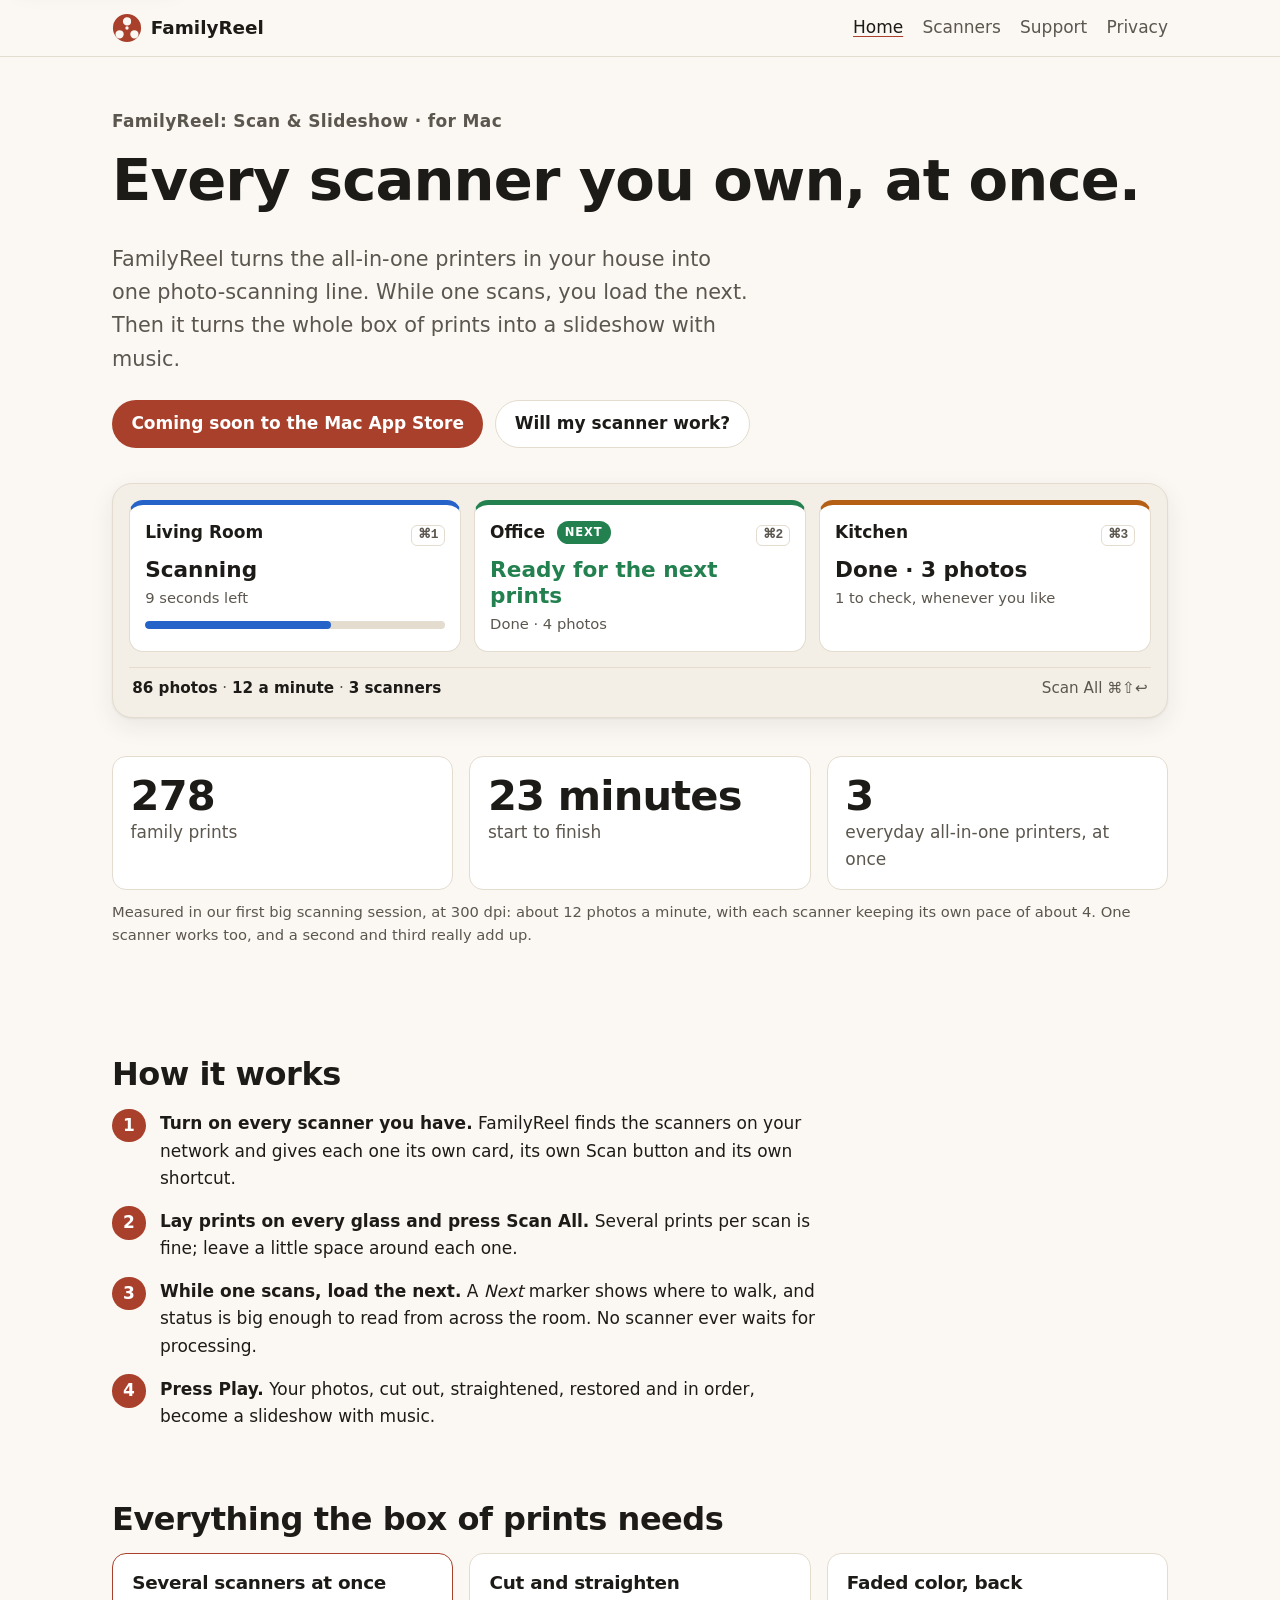
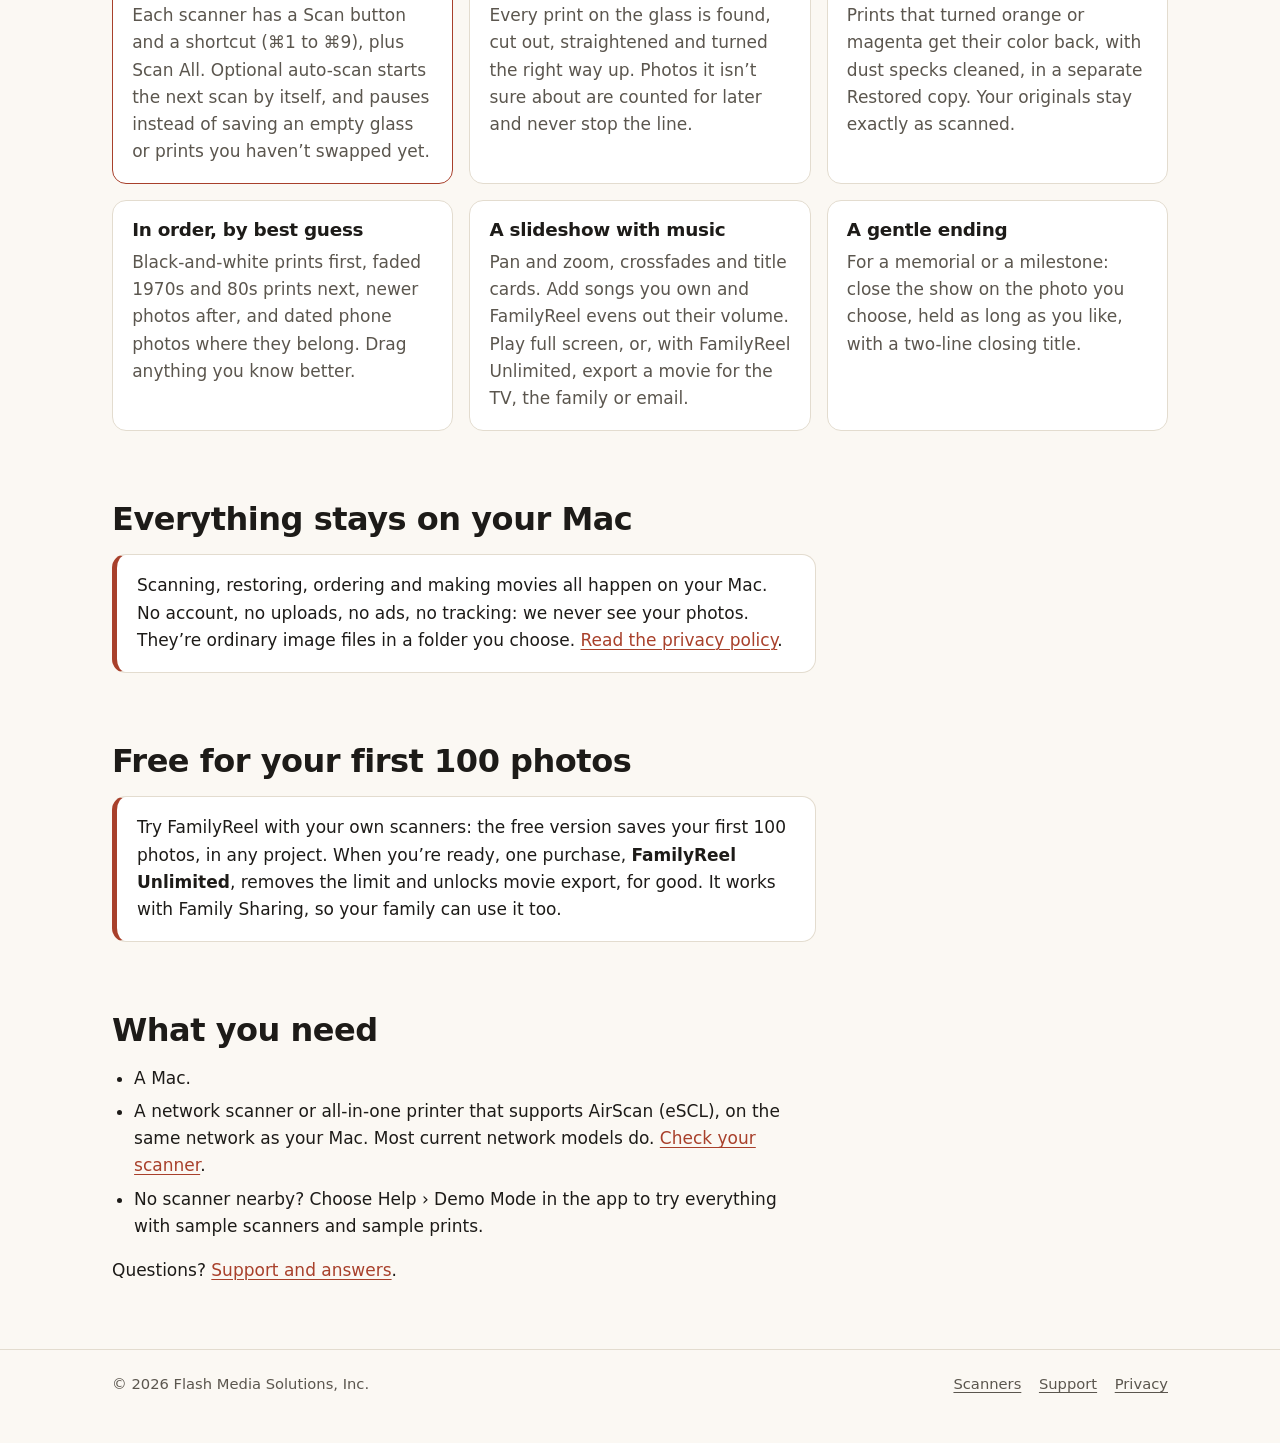
<file: index.html>
<!doctype html>
<html lang="en">
<head>
<meta charset="utf-8">
<meta name="viewport" content="width=device-width, initial-scale=1">
<meta http-equiv="Content-Security-Policy" content="default-src 'none'; style-src 'self'; img-src 'self' data:; base-uri 'none'; form-action 'none'">
<meta name="referrer" content="no-referrer">
<meta name="color-scheme" content="light dark">
<title>FamilyReel: Scan &amp; Slideshow</title>
<meta name="description" content="FamilyReel for Mac scans your old family prints on every scanner you own at the same time, restores faded color, puts the photos in order and makes a slideshow with music.">
<link rel="icon" href="assets/mark.svg" type="image/svg+xml">
<link rel="stylesheet" href="assets/site.css">
</head>
<body>
<a class="skip" href="#main">Skip to content</a>
<header class="site-header">
  <div class="wrap">
    <a class="brand" href="./" aria-label="FamilyReel home">
      <svg viewBox="0 0 32 32" aria-hidden="true" focusable="false"><path fill="currentColor" fill-rule="evenodd" d="M16 1a15 15 0 1 1 0 30 15 15 0 0 1 0-30Zm0 3.6a4.4 4.4 0 1 0 0 8.8 4.4 4.4 0 0 0 0-8.8Zm-7.9 13.7a4.4 4.4 0 1 0 0 8.8 4.4 4.4 0 0 0 0-8.8Zm15.8 0a4.4 4.4 0 1 0 0 8.8 4.4 4.4 0 0 0 0-8.8ZM16 14.2a1.8 1.8 0 1 0 0 3.6 1.8 1.8 0 0 0 0-3.6Z"/></svg>
      FamilyReel
    </a>
    <nav class="site-nav" aria-label="Main">
      <ul>
        <li><a href="./" aria-current="page">Home</a></li>
        <li><a href="compatibility/">Scanners</a></li>
        <li><a href="support/">Support</a></li>
        <li><a href="privacy/">Privacy</a></li>
      </ul>
    </nav>
  </div>
</header>

<main id="main">
  <section class="hero" aria-labelledby="hero-title">
    <div class="wrap">
      <p class="eyebrow">FamilyReel: Scan &amp; Slideshow · for Mac</p>
      <h1 id="hero-title">Every scanner you own, at once.</h1>
      <p class="lead">FamilyReel turns the all-in-one printers in your house into one photo-scanning line. While one scans, you load the next. Then it turns the whole box of prints into a slideshow with music.</p>
      <div class="actions">
        <span class="button primary soon">Coming soon to the Mac App Store</span>
        <a class="button" href="compatibility/">Will my scanner work?</a>
      </div>

      <figure class="factory" role="img" aria-label="Three scanners in FamilyReel at the same time: Living Room is scanning, Office is ready for the next prints and marked Next, Kitchen has just finished 3 photos. The readout says 86 photos, 12 a minute, 3 scanners.">
        <div class="stations" aria-hidden="true">
          <div class="station s1">
            <div class="top"><span class="name">Living Room</span><span class="key">⌘1</span></div>
            <p class="state">Scanning</p>
            <p class="detail">9 seconds left</p>
            <div class="bar"><span></span></div>
          </div>
          <div class="station s2 ready">
            <div class="top"><span class="name">Office <span class="badge">Next</span></span><span class="key">⌘2</span></div>
            <p class="state">Ready for the next prints</p>
            <p class="detail">Done · 4 photos</p>
          </div>
          <div class="station s3">
            <div class="top"><span class="name">Kitchen</span><span class="key">⌘3</span></div>
            <p class="state">Done · 3 photos</p>
            <p class="detail">1 to check, whenever you like</p>
          </div>
        </div>
        <div class="readout" aria-hidden="true">
          <span><strong>86 photos</strong> · <strong>12 a minute</strong> · <strong>3 scanners</strong></span>
          <span>Scan All ⌘⇧↩</span>
        </div>
      </figure>

      <ul class="stats" aria-label="Our first big scanning session">
        <li><span class="num">278</span> <span class="what">family prints</span></li>
        <li><span class="num">23 minutes</span> <span class="what">start to finish</span></li>
        <li><span class="num">3</span> <span class="what">everyday all-in-one printers, at once</span></li>
      </ul>
      <p class="muted small">Measured in our first big scanning session, at 300 dpi: about 12 photos a minute, with each scanner keeping its own pace of about 4. One scanner works too, and a second and third really add up.</p>
    </div>
  </section>

  <section class="wrap" aria-labelledby="how">
    <h2 id="how">How it works</h2>
    <ol class="steps">
      <li><strong>Turn on every scanner you have.</strong> FamilyReel finds the scanners on your network and gives each one its own card, its own Scan button and its own shortcut.</li>
      <li><strong>Lay prints on every glass and press Scan All.</strong> Several prints per scan is fine; leave a little space around each one.</li>
      <li><strong>While one scans, load the next.</strong> A <em>Next</em> marker shows where to walk, and status is big enough to read from across the room. No scanner ever waits for processing.</li>
      <li><strong>Press Play.</strong> Your photos, cut out, straightened, restored and in order, become a slideshow with music.</li>
    </ol>
  </section>

  <section class="wrap" aria-labelledby="features">
    <h2 id="features">Everything the box of prints needs</h2>
    <ul class="features">
      <li class="hero-feature">
        <h3>Several scanners at once</h3>
        <p>Each scanner has a Scan button and a shortcut (⌘1 to ⌘9), plus Scan All. Optional auto-scan starts the next scan by itself, and pauses instead of saving an empty glass or prints you haven’t swapped yet.</p>
      </li>
      <li>
        <h3>Cut and straighten</h3>
        <p>Every print on the glass is found, cut out, straightened and turned the right way up. Photos it isn’t sure about are counted for later and never stop the line.</p>
      </li>
      <li>
        <h3>Faded color, back</h3>
        <p>Prints that turned orange or magenta get their color back, with dust specks cleaned, in a separate Restored copy. Your originals stay exactly as scanned.</p>
      </li>
      <li>
        <h3>In order, by best guess</h3>
        <p>Black-and-white prints first, faded 1970s and 80s prints next, newer photos after, and dated phone photos where they belong. Drag anything you know better.</p>
      </li>
      <li>
        <h3>A slideshow with music</h3>
        <p>Pan and zoom, crossfades and title cards. Add songs you own and FamilyReel evens out their volume. Play full screen, or, with FamilyReel Unlimited, export a movie for the TV, the family or email.</p>
      </li>
      <li>
        <h3>A gentle ending</h3>
        <p>For a memorial or a milestone: close the show on the photo you choose, held as long as you like, with a two-line closing title.</p>
      </li>
    </ul>
  </section>

  <section class="wrap" aria-labelledby="private">
    <h2 id="private">Everything stays on your Mac</h2>
    <div class="callout">
      <p>Scanning, restoring, ordering and making movies all happen on your Mac. No account, no uploads, no ads, no tracking: we never see your photos. They’re ordinary image files in a folder you choose. <a href="privacy/">Read the privacy policy</a>.</p>
    </div>
  </section>

  <section class="wrap" aria-labelledby="price">
    <h2 id="price">Free for your first 100 photos</h2>
    <div class="callout">
      <p>Try FamilyReel with your own scanners: the free version saves your first 100 photos, in any project. When you’re ready, one purchase, <strong>FamilyReel Unlimited</strong>, removes the limit and unlocks movie export, for good. It works with Family Sharing, so your family can use it too.</p>
    </div>
  </section>

  <section class="wrap" aria-labelledby="need">
    <div class="prose">
    <h2 id="need">What you need</h2>
    <ul>
      <li>A Mac.</li>
      <li>A network scanner or all-in-one printer that supports AirScan (eSCL), on the same network as your Mac. Most current network models do. <a href="compatibility/">Check your scanner</a>.</li>
      <li>No scanner nearby? Choose Help › Demo Mode in the app to try everything with sample scanners and sample prints.</li>
    </ul>
    <p>Questions? <a href="support/">Support and answers</a>.</p>
    </div>
  </section>
</main>

<footer class="site-footer">
  <div class="wrap">
    <p>© 2026 Flash Media Solutions, Inc.</p>
    <ul>
      <li><a href="compatibility/">Scanners</a></li>
      <li><a href="support/">Support</a></li>
      <li><a href="privacy/">Privacy</a></li>
    </ul>
  </div>
</footer>
</body>
</html>
</file>
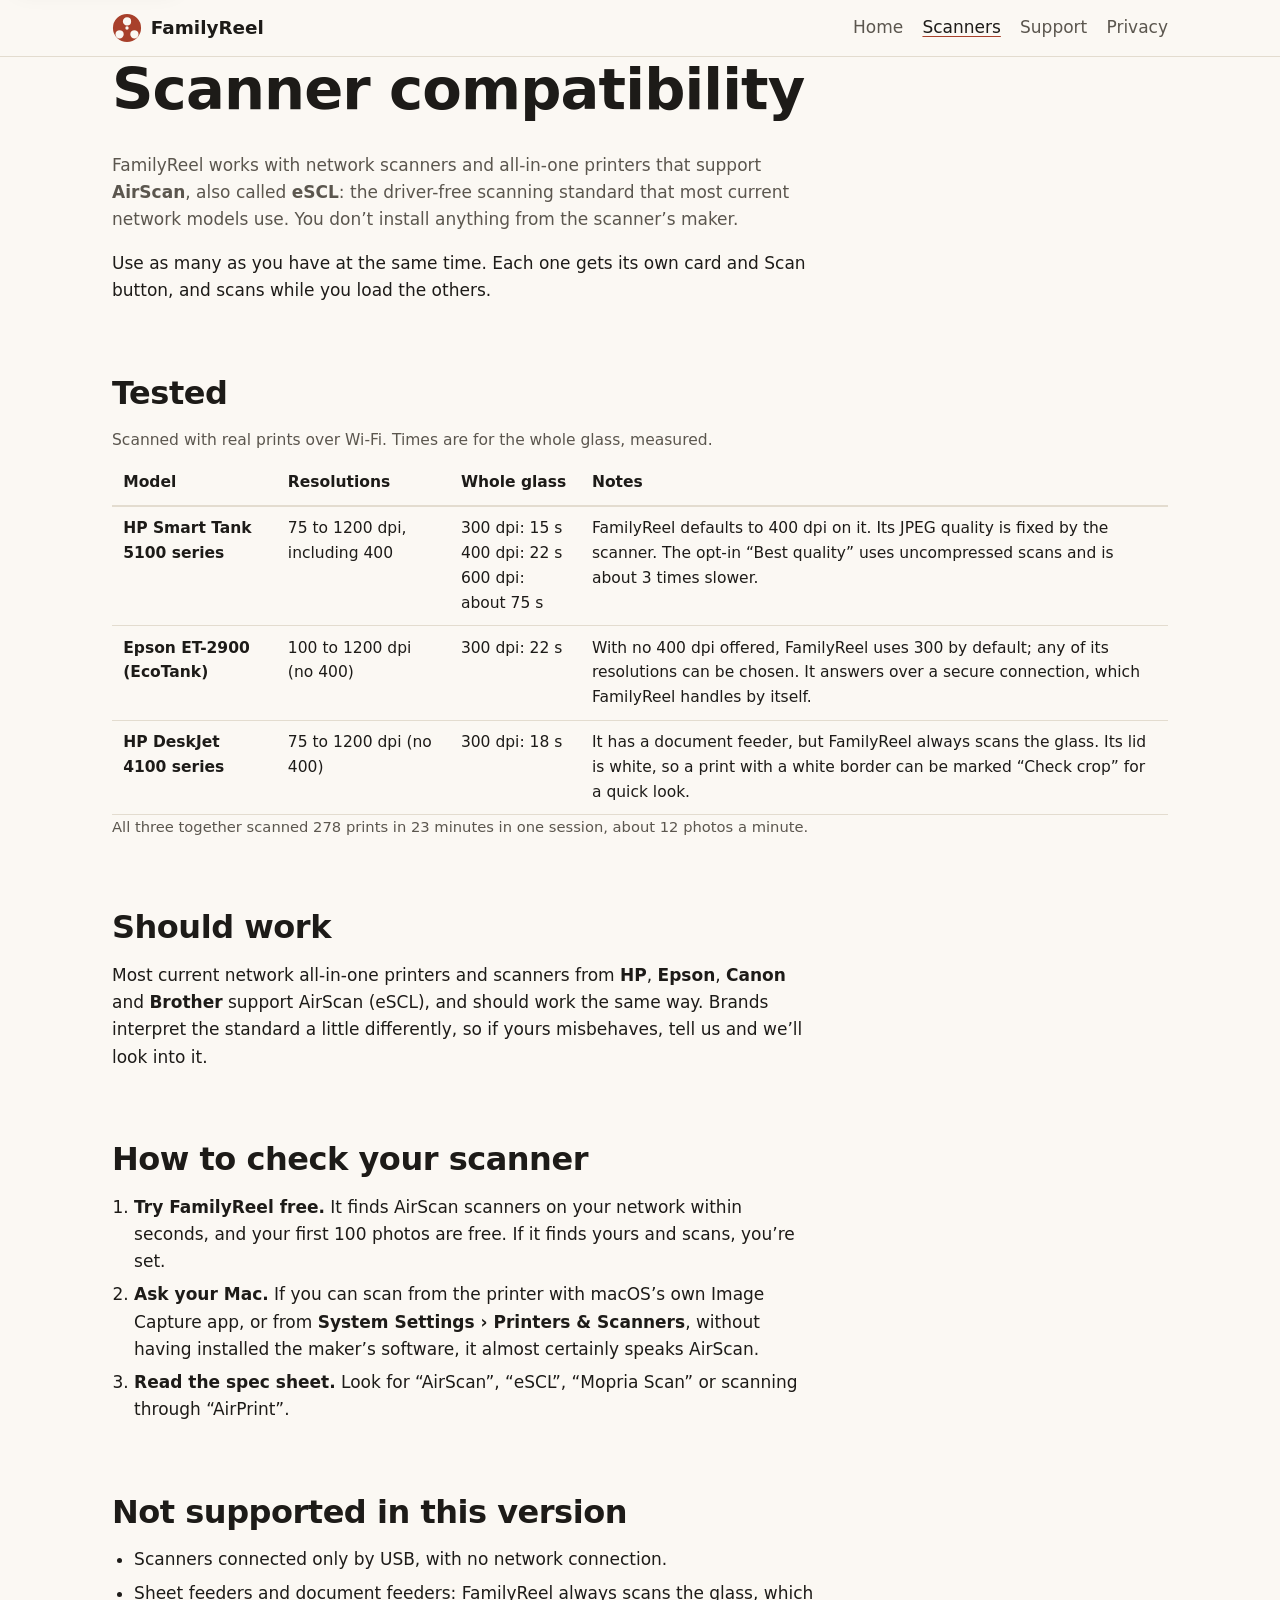
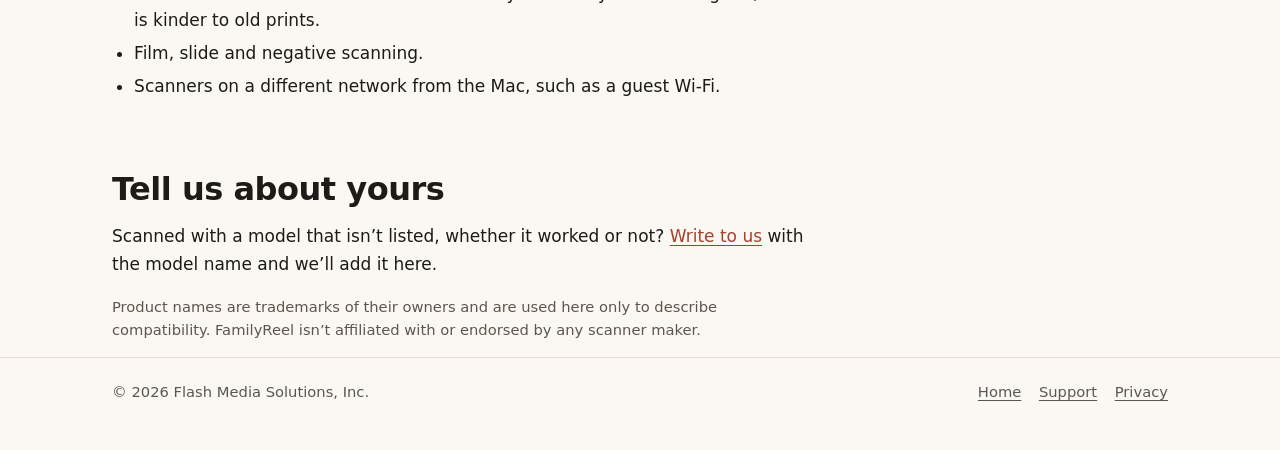
<file: compatibility/index.html>
<!doctype html>
<html lang="en">
<head>
<meta charset="utf-8">
<meta name="viewport" content="width=device-width, initial-scale=1">
<meta http-equiv="Content-Security-Policy" content="default-src 'none'; style-src 'self'; img-src 'self' data:; base-uri 'none'; form-action 'none'">
<meta name="referrer" content="no-referrer">
<meta name="color-scheme" content="light dark">
<title>FamilyReel Scanner Compatibility</title>
<meta name="description" content="Which scanners work with FamilyReel for Mac: the models we’ve tested, the AirScan (eSCL) scanners that should work, and how to check yours.">
<link rel="icon" href="../assets/mark.svg" type="image/svg+xml">
<link rel="stylesheet" href="../assets/site.css">
</head>
<body>
<a class="skip" href="#main">Skip to content</a>
<header class="site-header">
  <div class="wrap">
    <a class="brand" href="../" aria-label="FamilyReel home">
      <svg viewBox="0 0 32 32" aria-hidden="true" focusable="false"><path fill="currentColor" fill-rule="evenodd" d="M16 1a15 15 0 1 1 0 30 15 15 0 0 1 0-30Zm0 3.6a4.4 4.4 0 1 0 0 8.8 4.4 4.4 0 0 0 0-8.8Zm-7.9 13.7a4.4 4.4 0 1 0 0 8.8 4.4 4.4 0 0 0 0-8.8Zm15.8 0a4.4 4.4 0 1 0 0 8.8 4.4 4.4 0 0 0 0-8.8ZM16 14.2a1.8 1.8 0 1 0 0 3.6 1.8 1.8 0 0 0 0-3.6Z"/></svg>
      FamilyReel
    </a>
    <nav class="site-nav" aria-label="Main">
      <ul>
        <li><a href="../">Home</a></li>
        <li><a href="./" aria-current="page">Scanners</a></li>
        <li><a href="../support/">Support</a></li>
        <li><a href="../privacy/">Privacy</a></li>
      </ul>
    </nav>
  </div>
</header>

<main id="main" class="wrap">
  <div class="prose">
    <h1>Scanner compatibility</h1>
    <p class="lead muted">FamilyReel works with network scanners and all-in-one printers that support <strong>AirScan</strong>, also called <strong>eSCL</strong>: the driver-free scanning standard that most current network models use. You don’t install anything from the scanner’s maker.</p>
    <p>Use as many as you have at the same time. Each one gets its own card and Scan button, and scans while you load the others.</p>
  </div>

  <section aria-labelledby="tested">
    <h2 id="tested">Tested</h2>
    <div class="table-scroll">
      <table class="stack">
        <caption>Scanned with real prints over Wi-Fi. Times are for the whole glass, measured.</caption>
        <thead>
          <tr><th scope="col">Model</th><th scope="col">Resolutions</th><th scope="col">Whole glass</th><th scope="col">Notes</th></tr>
        </thead>
        <tbody>
          <tr>
            <th scope="row">HP Smart Tank 5100 series</th>
            <td data-label="Resolutions">75 to 1200 dpi, including 400</td>
            <td data-label="Whole glass">300&nbsp;dpi: 15&nbsp;s<br>400&nbsp;dpi: 22&nbsp;s<br>600&nbsp;dpi: about&nbsp;75&nbsp;s</td>
            <td data-label="Notes">FamilyReel defaults to 400 dpi on it. Its JPEG quality is fixed by the scanner. The opt-in “Best quality” uses uncompressed scans and is about 3 times slower.</td>
          </tr>
          <tr>
            <th scope="row">Epson ET-2900 (EcoTank)</th>
            <td data-label="Resolutions">100 to 1200 dpi (no 400)</td>
            <td data-label="Whole glass">300&nbsp;dpi: 22&nbsp;s</td>
            <td data-label="Notes">With no 400 dpi offered, FamilyReel uses 300 by default; any of its resolutions can be chosen. It answers over a secure connection, which FamilyReel handles by itself.</td>
          </tr>
          <tr>
            <th scope="row">HP DeskJet 4100 series</th>
            <td data-label="Resolutions">75 to 1200 dpi (no 400)</td>
            <td data-label="Whole glass">300&nbsp;dpi: 18&nbsp;s</td>
            <td data-label="Notes">It has a document feeder, but FamilyReel always scans the glass. Its lid is white, so a print with a white border can be marked “Check crop” for a quick look.</td>
          </tr>
        </tbody>
      </table>
    </div>
    <p class="muted small">All three together scanned 278 prints in 23 minutes in one session, about 12 photos a minute.</p>
  </section>

  <div class="prose">
    <section aria-labelledby="should">
      <h2 id="should">Should work</h2>
      <p>Most current network all-in-one printers and scanners from <strong>HP</strong>, <strong>Epson</strong>, <strong>Canon</strong> and <strong>Brother</strong> support AirScan (eSCL), and should work the same way. Brands interpret the standard a little differently, so if yours misbehaves, tell us and we’ll look into it.</p>
    </section>

    <section aria-labelledby="check">
      <h2 id="check">How to check your scanner</h2>
      <ol>
        <li><strong>Try FamilyReel free.</strong> It finds AirScan scanners on your network within seconds, and your first 100 photos are free. If it finds yours and scans, you’re set.</li>
        <li><strong>Ask your Mac.</strong> If you can scan from the printer with macOS’s own Image Capture app, or from <strong>System Settings › Printers &amp; Scanners</strong>, without having installed the maker’s software, it almost certainly speaks AirScan.</li>
        <li><strong>Read the spec sheet.</strong> Look for “AirScan”, “eSCL”, “Mopria Scan” or scanning through “AirPrint”.</li>
      </ol>
    </section>

    <section aria-labelledby="not">
      <h2 id="not">Not supported in this version</h2>
      <ul>
        <li>Scanners connected only by USB, with no network connection.</li>
        <li>Sheet feeders and document feeders: FamilyReel always scans the glass, which is kinder to old prints.</li>
        <li>Film, slide and negative scanning.</li>
        <li>Scanners on a different network from the Mac, such as a guest Wi-Fi.</li>
      </ul>
    </section>

    <section aria-labelledby="tell">
      <h2 id="tell">Tell us about yours</h2>
      <p>Scanned with a model that isn’t listed, whether it worked or not? <a href="../support/#contact">Write to us</a> with the model name and we’ll add it here.</p>
    </section>

    <p class="muted small">Product names are trademarks of their owners and are used here only to describe compatibility. FamilyReel isn’t affiliated with or endorsed by any scanner maker.</p>
  </div>
</main>

<footer class="site-footer">
  <div class="wrap">
    <p>© 2026 Flash Media Solutions, Inc.</p>
    <ul>
      <li><a href="../">Home</a></li>
      <li><a href="../support/">Support</a></li>
      <li><a href="../privacy/">Privacy</a></li>
    </ul>
  </div>
</footer>
</body>
</html>
</file>
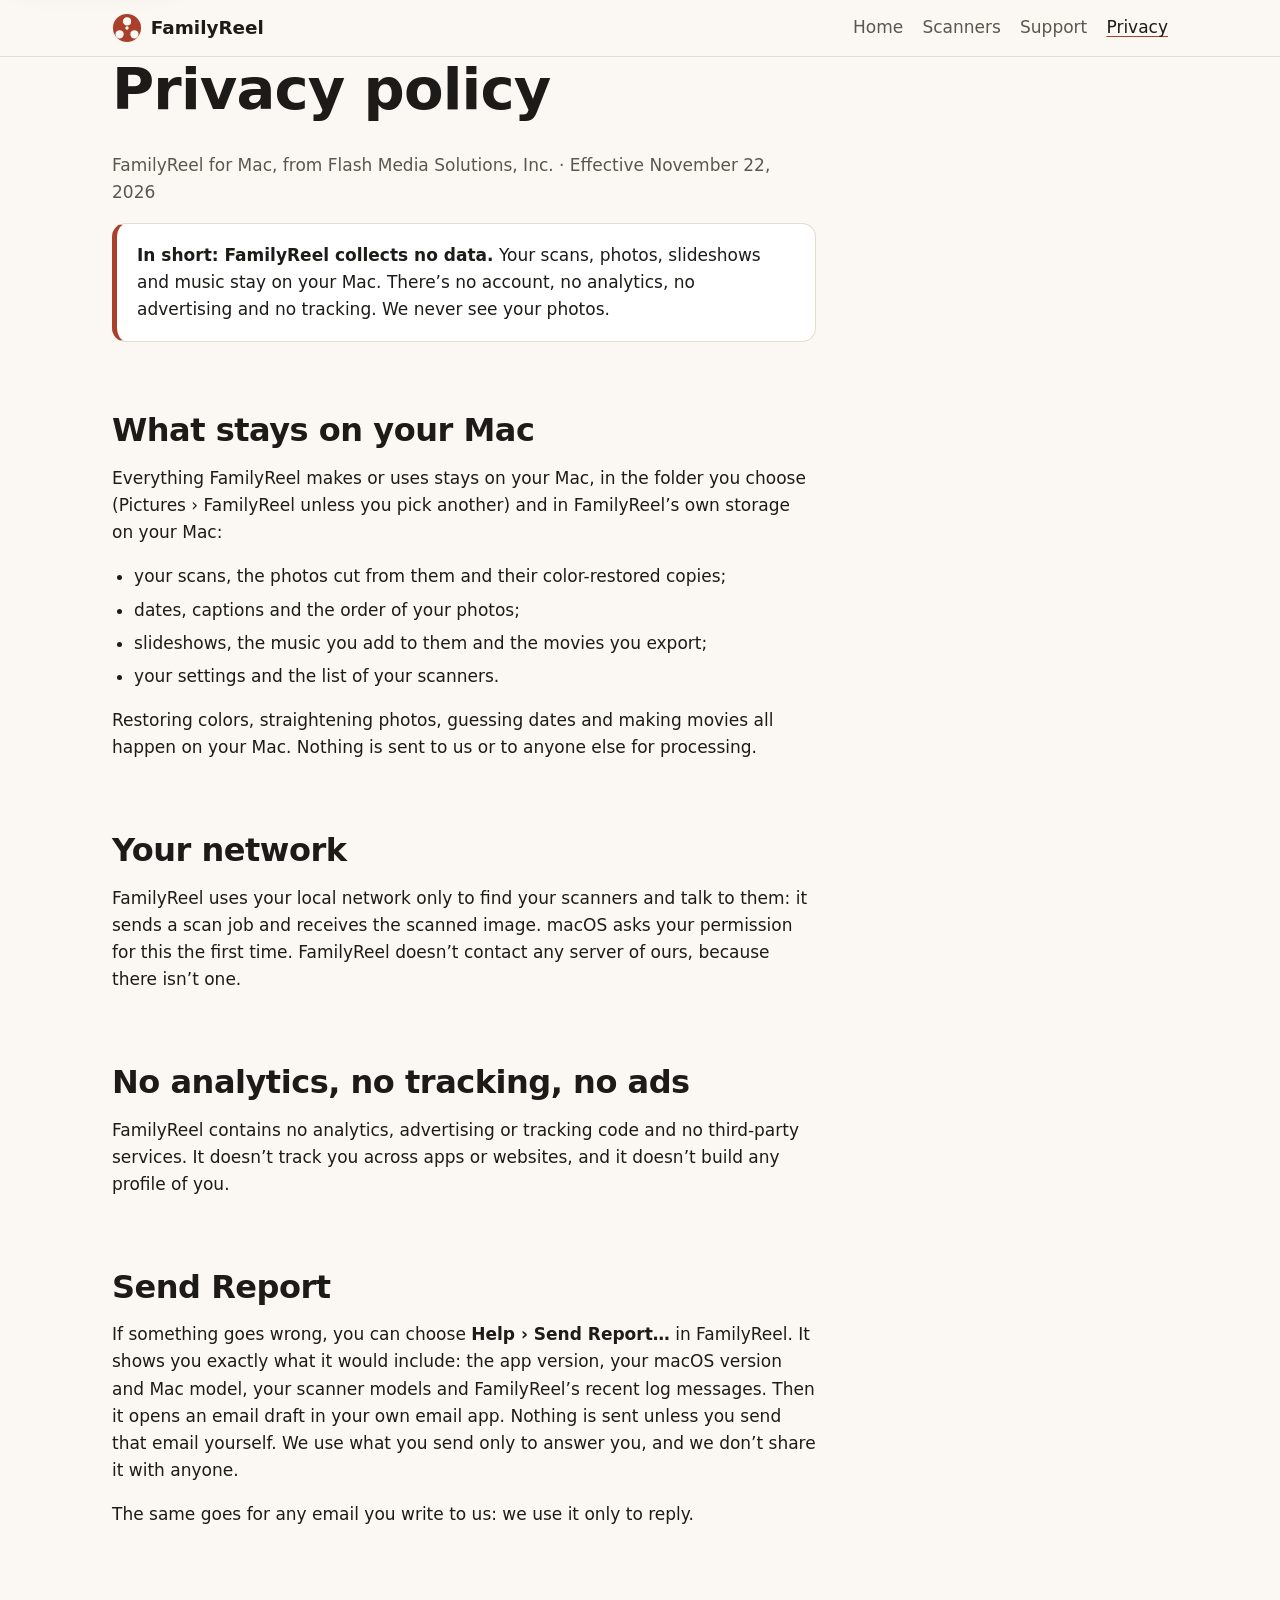
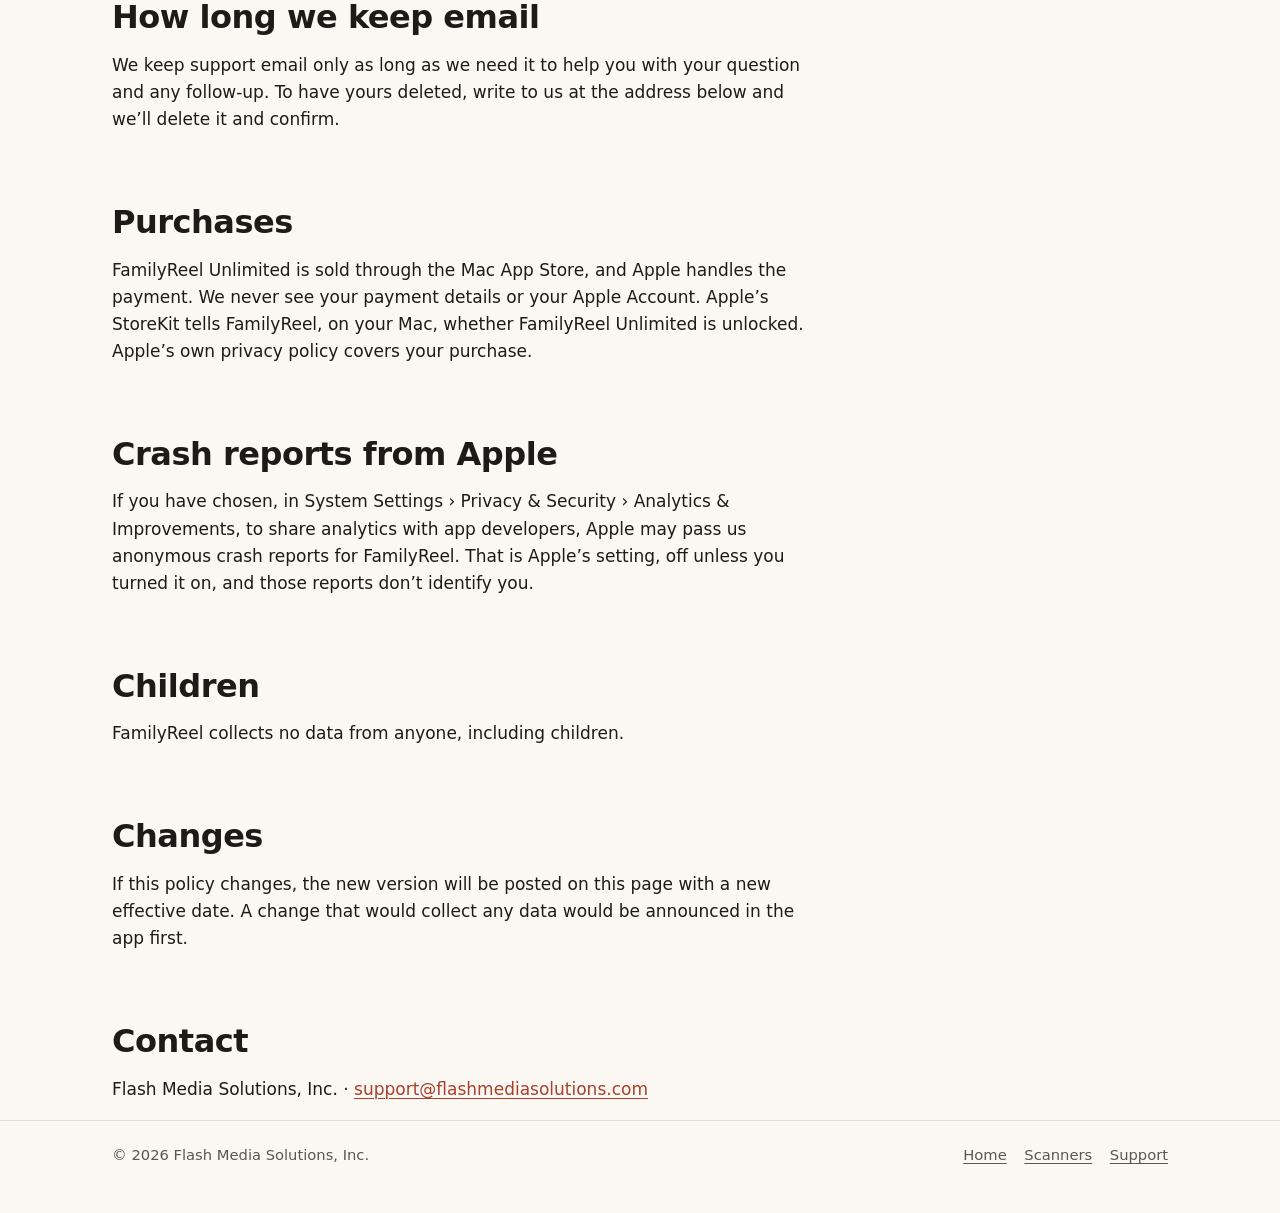
<file: privacy/index.html>
<!doctype html>
<html lang="en">
<head>
<meta charset="utf-8">
<meta name="viewport" content="width=device-width, initial-scale=1">
<meta http-equiv="Content-Security-Policy" content="default-src 'none'; style-src 'self'; img-src 'self' data:; base-uri 'none'; form-action 'none'">
<meta name="referrer" content="no-referrer">
<meta name="color-scheme" content="light dark">
<title>FamilyReel Privacy Policy</title>
<meta name="description" content="FamilyReel collects no data. Your scans and photos stay on your Mac. No account, no analytics, no tracking.">
<link rel="icon" href="../assets/mark.svg" type="image/svg+xml">
<link rel="stylesheet" href="../assets/site.css">
</head>
<body>
<a class="skip" href="#main">Skip to content</a>
<header class="site-header">
  <div class="wrap">
    <a class="brand" href="../" aria-label="FamilyReel home">
      <svg viewBox="0 0 32 32" aria-hidden="true" focusable="false"><path fill="currentColor" fill-rule="evenodd" d="M16 1a15 15 0 1 1 0 30 15 15 0 0 1 0-30Zm0 3.6a4.4 4.4 0 1 0 0 8.8 4.4 4.4 0 0 0 0-8.8Zm-7.9 13.7a4.4 4.4 0 1 0 0 8.8 4.4 4.4 0 0 0 0-8.8Zm15.8 0a4.4 4.4 0 1 0 0 8.8 4.4 4.4 0 0 0 0-8.8ZM16 14.2a1.8 1.8 0 1 0 0 3.6 1.8 1.8 0 0 0 0-3.6Z"/></svg>
      FamilyReel
    </a>
    <nav class="site-nav" aria-label="Main">
      <ul>
        <li><a href="../">Home</a></li>
        <li><a href="../compatibility/">Scanners</a></li>
        <li><a href="../support/">Support</a></li>
        <li><a href="./" aria-current="page">Privacy</a></li>
      </ul>
    </nav>
  </div>
</header>

<main id="main" class="wrap">
  <article class="prose">
    <h1>Privacy policy</h1>
    <p class="muted">FamilyReel for Mac, from Flash Media Solutions, Inc. · Effective November 22, 2026</p>

    <div class="callout">
      <p><strong>In short: FamilyReel collects no data.</strong> Your scans, photos, slideshows and music stay on your Mac. There’s no account, no analytics, no advertising and no tracking. We never see your photos.</p>
    </div>

    <h2>What stays on your Mac</h2>
    <p>Everything FamilyReel makes or uses stays on your Mac, in the folder you choose (Pictures › FamilyReel unless you pick another) and in FamilyReel’s own storage on your Mac:</p>
    <ul>
      <li>your scans, the photos cut from them and their color-restored copies;</li>
      <li>dates, captions and the order of your photos;</li>
      <li>slideshows, the music you add to them and the movies you export;</li>
      <li>your settings and the list of your scanners.</li>
    </ul>
    <p>Restoring colors, straightening photos, guessing dates and making movies all happen on your Mac. Nothing is sent to us or to anyone else for processing.</p>

    <h2>Your network</h2>
    <p>FamilyReel uses your local network only to find your scanners and talk to them: it sends a scan job and receives the scanned image. macOS asks your permission for this the first time. FamilyReel doesn’t contact any server of ours, because there isn’t one.</p>

    <h2>No analytics, no tracking, no ads</h2>
    <p>FamilyReel contains no analytics, advertising or tracking code and no third-party services. It doesn’t track you across apps or websites, and it doesn’t build any profile of you.</p>

    <h2>Send Report</h2>
    <p>If something goes wrong, you can choose <strong>Help › Send Report…</strong> in FamilyReel. It shows you exactly what it would include: the app version, your macOS version and Mac model, your scanner models and FamilyReel’s recent log messages. Then it opens an email draft in your own email app. Nothing is sent unless you send that email yourself. We use what you send only to answer you, and we don’t share it with anyone.</p>
    <p>The same goes for any email you write to us: we use it only to reply.</p>

    <h2>How long we keep email</h2>
    <p>We keep support email only as long as we need it to help you with your question and any follow-up. To have yours deleted, write to us at the address below and we’ll delete it and confirm.</p>

    <h2>Purchases</h2>
    <p>FamilyReel Unlimited is sold through the Mac App Store, and Apple handles the payment. We never see your payment details or your Apple Account. Apple’s StoreKit tells FamilyReel, on your Mac, whether FamilyReel Unlimited is unlocked. Apple’s own privacy policy covers your purchase.</p>

    <h2>Crash reports from Apple</h2>
    <p>If you have chosen, in System Settings › Privacy &amp; Security › Analytics &amp; Improvements, to share analytics with app developers, Apple may pass us anonymous crash reports for FamilyReel. That is Apple’s setting, off unless you turned it on, and those reports don’t identify you.</p>

    <h2>Children</h2>
    <p>FamilyReel collects no data from anyone, including children.</p>

    <h2>Changes</h2>
    <p>If this policy changes, the new version will be posted on this page with a new effective date. A change that would collect any data would be announced in the app first.</p>

    <h2 id="contact">Contact</h2>
    <p>Flash Media Solutions, Inc. · <a href="mailto:support@flashmediasolutions.com">support@flashmediasolutions.com</a></p>
  </article>
</main>

<footer class="site-footer">
  <div class="wrap">
    <p>© 2026 Flash Media Solutions, Inc.</p>
    <ul>
      <li><a href="../">Home</a></li>
      <li><a href="../compatibility/">Scanners</a></li>
      <li><a href="../support/">Support</a></li>
    </ul>
  </div>
</footer>
</body>
</html>
</file>
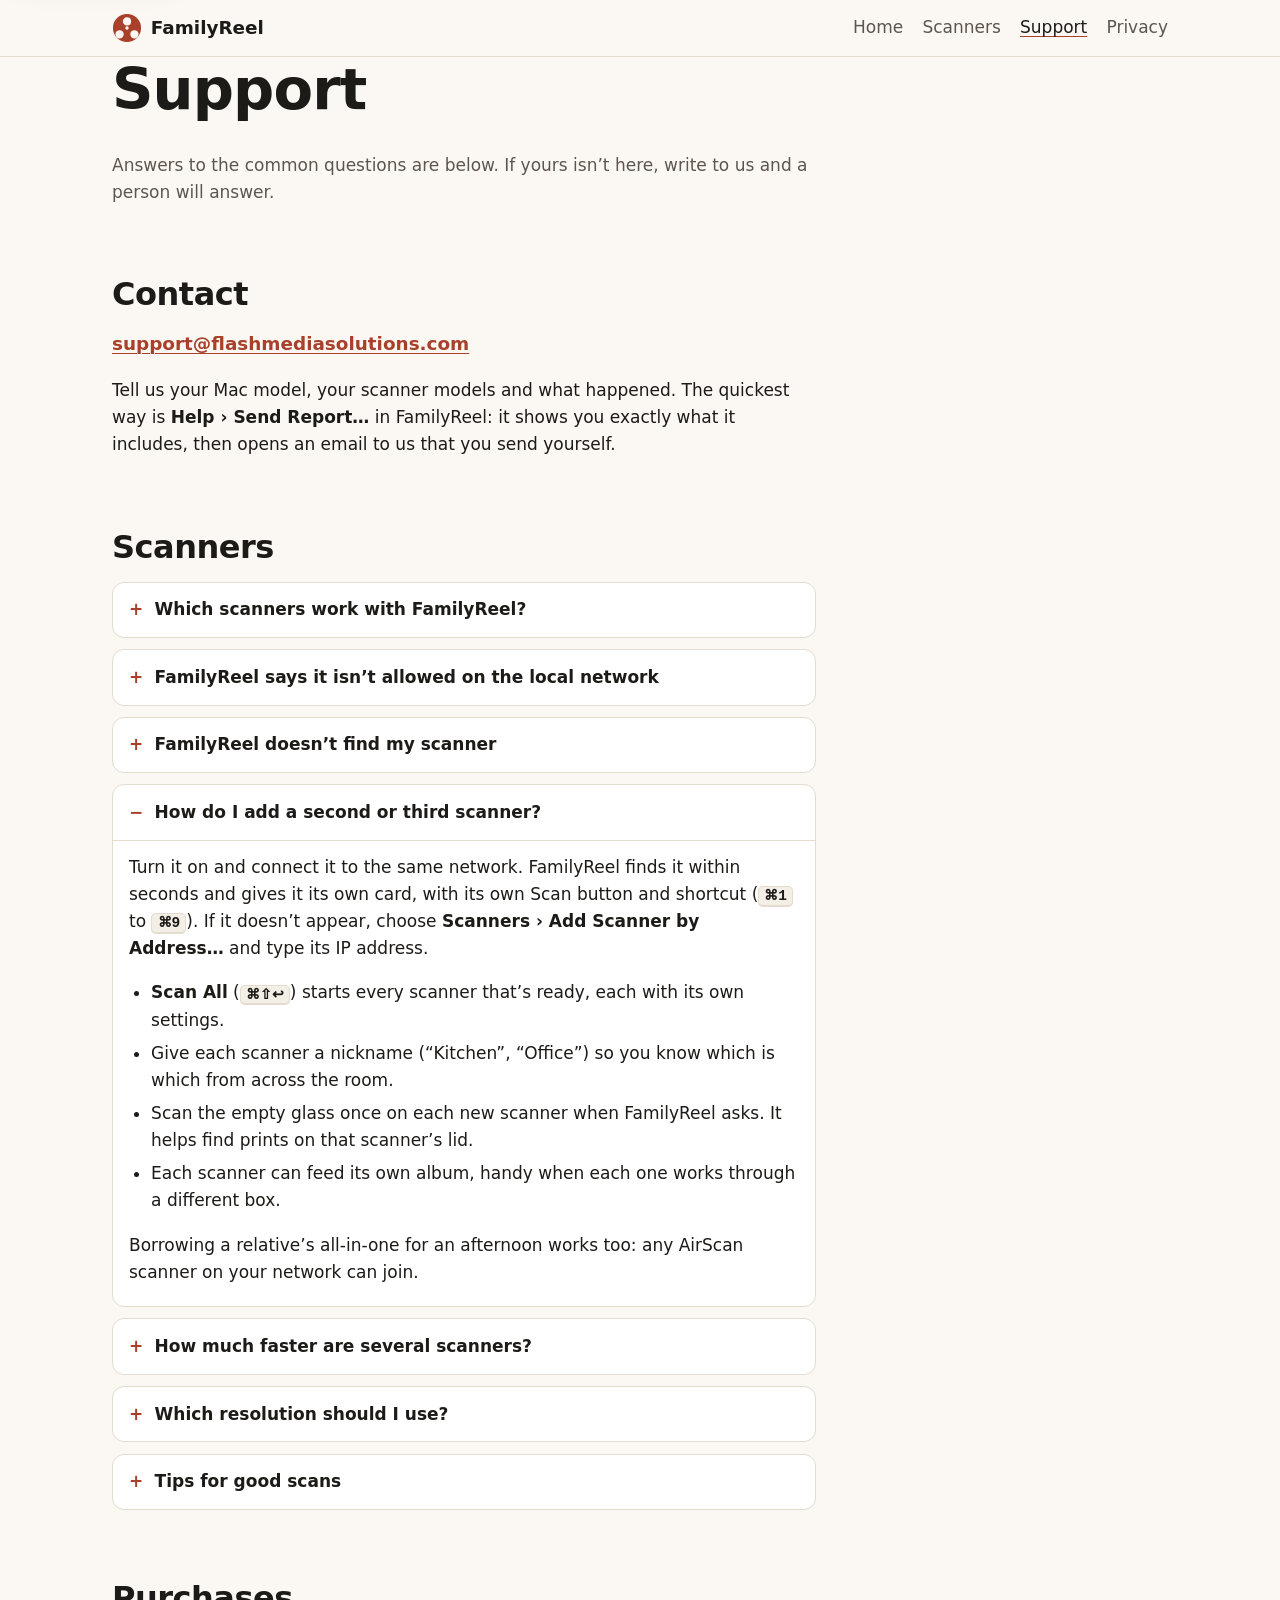
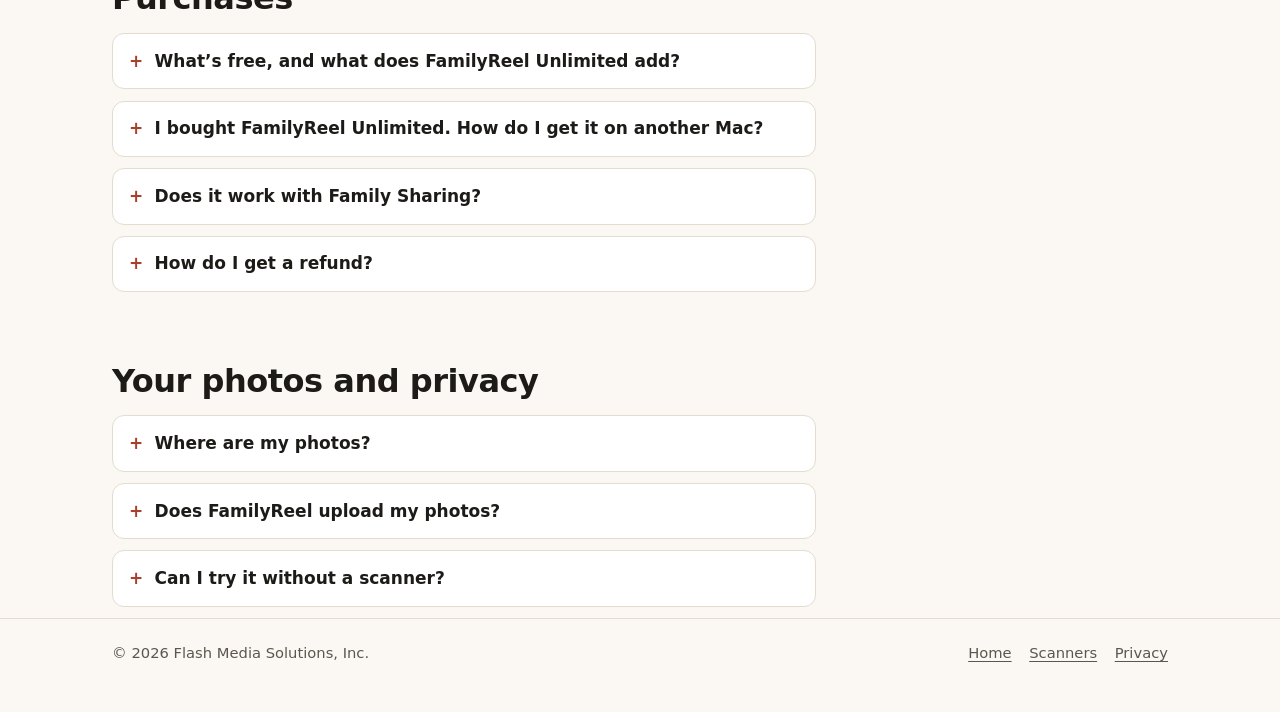
<file: support/index.html>
<!doctype html>
<html lang="en">
<head>
<meta charset="utf-8">
<meta name="viewport" content="width=device-width, initial-scale=1">
<meta http-equiv="Content-Security-Policy" content="default-src 'none'; style-src 'self'; img-src 'self' data:; base-uri 'none'; form-action 'none'">
<meta name="referrer" content="no-referrer">
<meta name="color-scheme" content="light dark">
<title>FamilyReel Support</title>
<meta name="description" content="Help with FamilyReel for Mac: scanners, the Local Network permission, adding more scanners, purchases, Family Sharing and refunds.">
<link rel="icon" href="../assets/mark.svg" type="image/svg+xml">
<link rel="stylesheet" href="../assets/site.css">
</head>
<body>
<a class="skip" href="#main">Skip to content</a>
<header class="site-header">
  <div class="wrap">
    <a class="brand" href="../" aria-label="FamilyReel home">
      <svg viewBox="0 0 32 32" aria-hidden="true" focusable="false"><path fill="currentColor" fill-rule="evenodd" d="M16 1a15 15 0 1 1 0 30 15 15 0 0 1 0-30Zm0 3.6a4.4 4.4 0 1 0 0 8.8 4.4 4.4 0 0 0 0-8.8Zm-7.9 13.7a4.4 4.4 0 1 0 0 8.8 4.4 4.4 0 0 0 0-8.8Zm15.8 0a4.4 4.4 0 1 0 0 8.8 4.4 4.4 0 0 0 0-8.8ZM16 14.2a1.8 1.8 0 1 0 0 3.6 1.8 1.8 0 0 0 0-3.6Z"/></svg>
      FamilyReel
    </a>
    <nav class="site-nav" aria-label="Main">
      <ul>
        <li><a href="../">Home</a></li>
        <li><a href="../compatibility/">Scanners</a></li>
        <li><a href="./" aria-current="page">Support</a></li>
        <li><a href="../privacy/">Privacy</a></li>
      </ul>
    </nav>
  </div>
</header>

<main id="main" class="wrap">
  <div class="prose">
    <h1>Support</h1>
    <p class="lead muted">Answers to the common questions are below. If yours isn’t here, write to us and a person will answer.</p>

    <section aria-labelledby="contact">
      <h2 id="contact">Contact</h2>
      <p class="contact"><a href="mailto:support@flashmediasolutions.com">support@flashmediasolutions.com</a></p>
      <p>Tell us your Mac model, your scanner models and what happened. The quickest way is <strong>Help › Send Report…</strong> in FamilyReel: it shows you exactly what it includes, then opens an email to us that you send yourself.</p>
    </section>
  </div>

  <section aria-labelledby="scanners">
    <h2 id="scanners">Scanners</h2>

    <details id="which-scanners">
      <summary>Which scanners work with FamilyReel?</summary>
      <div>
        <p>Network scanners and all-in-one printers that support <strong>AirScan</strong> (also called <strong>eSCL</strong>), the driver-free scanning standard most current network models use. The Mac and the scanner must be on the same network.</p>
        <p>See the <a href="../compatibility/">compatibility list</a> for the models we’ve tested and how to check yours. The free version is the easiest test: if FamilyReel finds your scanner, it works.</p>
      </div>
    </details>

    <details id="local-network">
      <summary>FamilyReel says it isn’t allowed on the local network</summary>
      <div>
        <p>macOS asks once whether FamilyReel may use your local network, which is how it finds and talks to scanners. If that was turned down, or an update turned it off:</p>
        <ol>
          <li>Open <strong>System Settings › Privacy &amp; Security › Local Network</strong>.</li>
          <li>Switch <strong>FamilyReel</strong> on.</li>
          <li>Quit FamilyReel (<kbd>⌘Q</kbd>) and open it again.</li>
        </ol>
        <p>FamilyReel uses the local network only to talk to your scanners. It talks to nothing else.</p>
      </div>
    </details>

    <details id="not-found">
      <summary>FamilyReel doesn’t find my scanner</summary>
      <div>
        <ul>
          <li>Wake the scanner (press a button on it) and check it is on Wi-Fi or Ethernet, not only USB.</li>
          <li>Make sure the Mac and the scanner are on the same network. Guest networks and some mesh “isolation” settings keep devices apart.</li>
          <li>Check the Local Network switch (see the answer above).</li>
          <li>Turn off a VPN on the Mac while scanning, if you use one.</li>
          <li>Add it by hand: <strong>Scanners › Add Scanner by Address…</strong>, then type the scanner’s IP address (it’s on the printer’s network status page).</li>
        </ul>
      </div>
    </details>

    <details id="more-scanners" open>
      <summary>How do I add a second or third scanner?</summary>
      <div>
        <p>Turn it on and connect it to the same network. FamilyReel finds it within seconds and gives it its own card, with its own Scan button and shortcut (<kbd>⌘1</kbd> to <kbd>⌘9</kbd>). If it doesn’t appear, choose <strong>Scanners › Add Scanner by Address…</strong> and type its IP address.</p>
        <ul>
          <li><strong>Scan All</strong> (<kbd>⌘⇧↩</kbd>) starts every scanner that’s ready, each with its own settings.</li>
          <li>Give each scanner a nickname (“Kitchen”, “Office”) so you know which is which from across the room.</li>
          <li>Scan the empty glass once on each new scanner when FamilyReel asks. It helps find prints on that scanner’s lid.</li>
          <li>Each scanner can feed its own album, handy when each one works through a different box.</li>
        </ul>
        <p>Borrowing a relative’s all-in-one for an afternoon works too: any AirScan scanner on your network can join.</p>
      </div>
    </details>

    <details id="how-fast">
      <summary>How much faster are several scanners?</summary>
      <div>
        <p>In our first big session, three everyday all-in-one printers scanned 278 family prints in 23 minutes at 300 dpi, about 12 photos a minute. Each scanner kept its own pace of about 4 photos a minute, because while one scans you’re loading the others. So a second and third scanner really add up.</p>
        <p>FamilyReel shows your own pace live at the bottom of the window: photos, photos a minute and scanners.</p>
      </div>
    </details>

    <details id="resolution">
      <summary>Which resolution should I use?</summary>
      <div>
        <p>300 dpi is plenty for slideshows and a TV, and it’s quick. Choose 400 dpi or more if you want to print enlargements later. Higher is slower: on one tested scanner, a full glass took about 15 seconds at 300 dpi, 22 seconds at 400 and over a minute at 600. FamilyReel offers every resolution your scanner offers.</p>
      </div>
    </details>

    <details id="tips">
      <summary>Tips for good scans</summary>
      <div>
        <ul>
          <li>Leave about a quarter inch (6 mm) between the prints and the edges of the glass. FamilyReel straightens them, so there’s no need to push them into a corner, where the frame hides the edge.</li>
          <li>Several prints per scan is fine. Leave a little space between them.</li>
          <li>Wipe the glass now and then. FamilyReel cleans dust specks from the Restored copy, but a clean glass is better.</li>
          <li>FamilyReel always scans the glass. Don’t put old prints through a document feeder.</li>
        </ul>
      </div>
    </details>
  </section>

  <section aria-labelledby="purchases">
    <h2 id="purchases">Purchases</h2>

    <details id="free">
      <summary>What’s free, and what does FamilyReel Unlimited add?</summary>
      <div>
        <p>The free version does everything for the first 100 photos FamilyReel saves, in any project: scanning on all your scanners, cutting and straightening, restoring, ordering and playing slideshows. Starting a new project or deleting photos doesn’t reset that count. <strong>FamilyReel Unlimited</strong> is a one-time purchase that removes the 100-photo limit and unlocks movie export. There’s no subscription.</p>
        <p>The photos you’ve saved are always yours, in your own folder, whether or not you buy.</p>
      </div>
    </details>

    <details id="restore">
      <summary>I bought FamilyReel Unlimited. How do I get it on another Mac?</summary>
      <div>
        <p>Sign in to the App Store with the same Apple Account, open FamilyReel, choose <strong>FamilyReel › FamilyReel Unlimited…</strong> and click <strong>Restore Purchases</strong>.</p>
      </div>
    </details>

    <details id="family-sharing">
      <summary>Does it work with Family Sharing?</summary>
      <div>
        <p>Yes. If the person who bought FamilyReel Unlimited shares purchases with their family through Family Sharing, everyone in the family group can use it on their own Mac with their own Apple Account. If it doesn’t show as unlocked, open <strong>FamilyReel › FamilyReel Unlimited…</strong> and click <strong>Restore Purchases</strong>.</p>
      </div>
    </details>

    <details id="refunds">
      <summary>How do I get a refund?</summary>
      <div>
        <p>Apple handles every App Store payment and refund, so we can’t issue them ourselves. Go to <a href="https://reportaproblem.apple.com">reportaproblem.apple.com</a>, sign in, choose FamilyReel Unlimited and request a refund. Apple decides and lets you know.</p>
      </div>
    </details>
  </section>

  <section aria-labelledby="photos">
    <h2 id="photos">Your photos and privacy</h2>

    <details id="where">
      <summary>Where are my photos?</summary>
      <div>
        <p>In <strong>Pictures › FamilyReel</strong>, or the folder you chose. Each album is a folder of numbered photos, with a <em>Restored</em> folder of color-restored copies and a <em>Full Scans</em> folder of the untouched scans. They’re ordinary image files any app can open.</p>
      </div>
    </details>

    <details id="uploads">
      <summary>Does FamilyReel upload my photos?</summary>
      <div>
        <p>No. Scanning, restoring, ordering and making movies all happen on your Mac. FamilyReel has no account, no analytics and no tracking. Read the <a href="../privacy/">privacy policy</a>.</p>
      </div>
    </details>

    <details id="demo">
      <summary>Can I try it without a scanner?</summary>
      <div>
        <p>Yes. Choose <strong>Help › Demo Mode</strong>. Three sample scanners scan sample prints that FamilyReel draws itself, so you can try every step, from Scan All to the slideshow.</p>
      </div>
    </details>
  </section>
</main>

<footer class="site-footer">
  <div class="wrap">
    <p>© 2026 Flash Media Solutions, Inc.</p>
    <ul>
      <li><a href="../">Home</a></li>
      <li><a href="../compatibility/">Scanners</a></li>
      <li><a href="../privacy/">Privacy</a></li>
    </ul>
  </div>
</footer>
</body>
</html>
</file>
<file: assets/site.css>
/* FamilyReel site. System fonts only, no third-party anything. Light and dark from the same tokens. */

:root {
  color-scheme: light dark;
  --bg: #fbf8f3;
  --bg-raised: #ffffff;
  --bg-sunk: #f3eee6;
  --text: #1d1b18;
  --muted: #5b564e;
  --line: #e3dccf;
  --accent: #a8402b;
  --accent-text: #ffffff;
  --focus: #1f5fbf;
  --s1: #2563c9;  /* station accents, as in the app: one colour per scanner */
  --s2: #23804f;
  --s3: #b45f14;
  --ready: #23804f;
  --shadow: 0 1px 2px rgb(40 30 20 / 0.06), 0 8px 24px rgb(40 30 20 / 0.08);
  --radius: 14px;
  --measure: 44rem;
  --wide: 68rem;
}

@media (prefers-color-scheme: dark) {
  :root {
    --bg: #15130f;
    --bg-raised: #1f1c17;
    --bg-sunk: #1a1814;
    --text: #f2ede5;
    --muted: #b8b0a3;
    --line: #36312a;
    --accent: #f0957a;
    --accent-text: #1d1410;
    --focus: #8ab4ff;
    --s1: #7aa7ff;
    --s2: #5fcf8f;
    --s3: #f2a65a;
    --ready: #5fcf8f;
    --shadow: 0 1px 2px rgb(0 0 0 / 0.4), 0 8px 24px rgb(0 0 0 / 0.35);
  }
}

*, *::before, *::after { box-sizing: border-box; }

html { -webkit-text-size-adjust: 100%; text-size-adjust: 100%; }

body {
  margin: 0;
  background: var(--bg);
  color: var(--text);
  font: 400 1.0625rem/1.6 -apple-system, BlinkMacSystemFont, "SF Pro Text", "Helvetica Neue", system-ui, sans-serif;
  overflow-wrap: break-word;
}

h1, h2, h3 {
  font-family: -apple-system, BlinkMacSystemFont, "SF Pro Display", "Helvetica Neue", system-ui, sans-serif;
  line-height: 1.15;
  letter-spacing: -0.015em;
  margin: 0 0 0.5em;
}
h1 { font-size: clamp(2.1rem, 6vw, 3.6rem); font-weight: 700; }
h2 { font-size: clamp(1.45rem, 3.2vw, 2rem); font-weight: 650; margin-top: 2.2em; }
h3 { font-size: 1.15rem; font-weight: 650; margin-top: 1.6em; }
p, ul, ol { margin: 0 0 1em; }
ul, ol { padding-left: 1.3em; }
li + li { margin-top: 0.35em; }

a { color: var(--accent); text-underline-offset: 0.18em; text-decoration-thickness: 1px; }
a:hover { text-decoration-thickness: 2px; }
:focus-visible { outline: 3px solid var(--focus); outline-offset: 2px; border-radius: 4px; }

.skip {
  position: absolute; left: 1rem; top: -4rem; z-index: 10;
  background: var(--bg-raised); color: var(--text); padding: 0.6rem 1rem; border-radius: 8px; box-shadow: var(--shadow);
}
.skip:focus { top: 1rem; }

.wrap { max-width: var(--wide); margin: 0 auto; padding: 0 16px; }
.prose { max-width: var(--measure); }
.muted { color: var(--muted); }
.small { font-size: 0.92rem; }

/* Header */
.site-header { border-bottom: 1px solid var(--line); background: var(--bg); }
.site-header .wrap { display: flex; flex-wrap: wrap; align-items: center; justify-content: space-between; gap: 0.5rem 1.5rem; padding-top: 0.8rem; padding-bottom: 0.8rem; }
.brand { display: inline-flex; align-items: center; gap: 0.55rem; color: var(--text); text-decoration: none; font-weight: 700; font-size: 1.15rem; }
.brand svg { width: 30px; height: 30px; color: var(--accent); flex: none; }
.site-nav ul { list-style: none; display: flex; flex-wrap: wrap; gap: 0.25rem 1.2rem; margin: 0; padding: 0; }
.site-nav li + li { margin-top: 0; }
.site-nav a { color: var(--muted); text-decoration: none; font-weight: 500; padding: 0.3rem 0; }
.site-nav a:hover, .site-nav a[aria-current="page"] { color: var(--text); text-decoration: underline; text-decoration-color: var(--accent); }

main { padding-top: 1.6rem; padding-bottom: 3rem; }
.hero { margin-top: -1.6rem; }

/* Hero */
.hero { padding: 3.2rem 0 1.5rem; }
.hero .eyebrow { color: var(--muted); font-weight: 600; letter-spacing: 0.02em; margin-bottom: 0.8rem; }
.hero .lead { font-size: clamp(1.1rem, 2.2vw, 1.3rem); color: var(--muted); max-width: 40rem; }
.actions { display: flex; flex-wrap: wrap; gap: 0.75rem; margin: 1.5rem 0 0; }
.button {
  display: inline-flex; align-items: center; min-height: 44px; padding: 0.6rem 1.15rem; border-radius: 999px;
  font-weight: 600; text-decoration: none; border: 1px solid var(--line); color: var(--text); background: var(--bg-raised);
}
.button.primary { background: var(--accent); color: var(--accent-text); border-color: transparent; }
.button.soon { cursor: default; }

/* The three-scanner picture (pure HTML/CSS) */
.factory {
  margin: 2.2rem 0 0; padding: 1rem; border: 1px solid var(--line); border-radius: calc(var(--radius) + 6px);
  background: var(--bg-sunk); box-shadow: var(--shadow);
}
.stations { display: grid; grid-template-columns: repeat(3, minmax(0, 1fr)); gap: 0.8rem; }
.station { background: var(--bg-raised); border: 1px solid var(--line); border-top: 5px solid var(--c); border-radius: var(--radius); padding: 0.85rem 0.95rem 1rem; min-width: 0; }
.station.s1 { --c: var(--s1); }
.station.s2 { --c: var(--s2); }
.station.s3 { --c: var(--s3); }
.station .top { display: flex; justify-content: space-between; align-items: baseline; gap: 0.5rem; }
.station .name { font-weight: 650; }
.station .key { font: 600 0.8rem/1 ui-monospace, "SF Mono", Menlo, monospace; color: var(--muted); border: 1px solid var(--line); border-radius: 6px; padding: 0.2rem 0.35rem; white-space: nowrap; }
.station .state { font-size: clamp(1.05rem, 2.2vw, 1.35rem); font-weight: 700; margin: 0.7rem 0 0.15rem; line-height: 1.2; }
.station .detail { color: var(--muted); font-size: 0.92rem; margin: 0; }
.station .bar { height: 8px; border-radius: 999px; background: var(--line); overflow: hidden; margin-top: 0.75rem; }
.station .bar span { display: block; height: 100%; width: 62%; background: var(--c); border-radius: inherit; animation: fill 14.6s linear infinite; }
.station.ready .state { color: var(--ready); }
.badge { display: inline-block; font-size: 0.72rem; font-weight: 800; letter-spacing: 0.08em; text-transform: uppercase; background: var(--ready); color: var(--bg-raised); border-radius: 999px; padding: 0.15rem 0.5rem; vertical-align: 0.15em; margin-left: 0.35rem; }
.readout { display: flex; flex-wrap: wrap; justify-content: space-between; gap: 0.4rem 1rem; margin-top: 0.9rem; padding: 0.55rem 0.2rem 0; color: var(--muted); font-size: 0.95rem; border-top: 1px solid var(--line); }
.readout strong { color: var(--text); font-variant-numeric: tabular-nums; }
@keyframes fill { from { width: 8%; } to { width: 100%; } }
@media (prefers-reduced-motion: reduce) { .station .bar span { animation: none; } }

/* Measured numbers */
.stats { display: grid; grid-template-columns: repeat(3, minmax(0, 1fr)); gap: 1rem; margin: 2.4rem 0 0.6rem; padding: 0; list-style: none; }
.stats li { margin: 0; padding: 1rem 1.1rem; background: var(--bg-raised); border: 1px solid var(--line); border-radius: var(--radius); }
.stats .num { display: block; font-size: clamp(1.7rem, 4.5vw, 2.6rem); font-weight: 750; letter-spacing: -0.02em; line-height: 1.1; font-variant-numeric: tabular-nums; }
.stats .what { color: var(--muted); }

/* Steps and features */
.steps { counter-reset: step; list-style: none; padding: 0; display: grid; gap: 0.9rem; max-width: var(--measure); }
.steps li { counter-increment: step; position: relative; padding: 0.1rem 0 0 3rem; margin: 0; }
.steps li::before {
  content: counter(step); position: absolute; left: 0; top: 0; width: 2.1rem; height: 2.1rem; border-radius: 50%;
  display: grid; place-items: center; font-weight: 700; background: var(--accent); color: var(--accent-text);
}
.features { display: grid; grid-template-columns: repeat(auto-fit, minmax(16rem, 1fr)); gap: 1rem; padding: 0; list-style: none; }
.features li { margin: 0; padding: 1.1rem 1.2rem; background: var(--bg-raised); border: 1px solid var(--line); border-radius: var(--radius); }
.features h3 { margin-top: 0; }
.features p { margin: 0; color: var(--muted); }
.features li.hero-feature { border-color: var(--accent); }

.callout { max-width: var(--measure); padding: 1.1rem 1.25rem; border-radius: var(--radius); background: var(--bg-raised); border: 1px solid var(--line); border-left: 5px solid var(--accent); }
.callout p:last-child { margin-bottom: 0; }

/* Tables */
.table-scroll { overflow-x: auto; max-width: 100%; }
table { border-collapse: collapse; width: 100%; min-width: 34rem; font-size: 0.97rem; }
caption { text-align: left; color: var(--muted); padding-bottom: 0.5rem; }
th, td { text-align: left; vertical-align: top; padding: 0.6rem 0.7rem; border-bottom: 1px solid var(--line); }
thead th { font-weight: 650; border-bottom-width: 2px; }

/* FAQ */
details { border: 1px solid var(--line); border-radius: 12px; background: var(--bg-raised); margin: 0 0 0.7rem; max-width: var(--measure); }
summary { cursor: pointer; padding: 0.85rem 1rem; font-weight: 600; list-style-position: outside; margin-left: 1rem; }
details[open] summary { border-bottom: 1px solid var(--line); }
details > div { padding: 0.8rem 1rem 0.2rem; }

.contact { font-size: 1.15rem; font-weight: 600; }
kbd { font: 600 0.85em ui-monospace, "SF Mono", Menlo, monospace; border: 1px solid var(--line); border-bottom-width: 2px; border-radius: 5px; padding: 0.05em 0.35em; background: var(--bg-sunk); }

/* Footer */
.site-footer { border-top: 1px solid var(--line); color: var(--muted); font-size: 0.92rem; }
.site-footer .wrap { display: flex; flex-wrap: wrap; justify-content: space-between; gap: 0.6rem 1.5rem; padding-top: 1.4rem; padding-bottom: 2rem; }
.site-footer ul { list-style: none; display: flex; flex-wrap: wrap; gap: 0.3rem 1.1rem; margin: 0; padding: 0; }
.site-footer li + li { margin-top: 0; }
.site-footer a { color: var(--muted); }

@media (max-width: 720px) {
  .stations { grid-template-columns: 1fr; }
  .stats { grid-template-columns: 1fr; }
  .hero { padding-top: 2.2rem; }
}

/* FAQ markers inside the card */
summary { list-style: none; margin-left: 0; display: flex; gap: 0.6rem; align-items: baseline; }
summary::-webkit-details-marker { display: none; }
summary::before { content: "+"; flex: none; width: 1rem; font-weight: 700; color: var(--accent); }
details[open] > summary::before { content: "−"; }

/* Tables become one card per row on phones */
@media (max-width: 640px) {
  table.stack { min-width: 0; }
  table.stack caption { display: block; width: 100%; }
  table.stack thead { position: absolute; width: 1px; height: 1px; overflow: hidden; clip: rect(0 0 0 0); white-space: nowrap; }
  table.stack, table.stack tbody, table.stack tr, table.stack th, table.stack td { display: block; width: 100%; }
  table.stack tr { border: 1px solid var(--line); border-radius: 12px; background: var(--bg-raised); padding: 0.4rem 0.9rem 0.6rem; margin-bottom: 0.8rem; }
  table.stack th[scope="row"] { font-size: 1.05rem; padding: 0.5rem 0 0.3rem; border-bottom: 1px solid var(--line); }
  table.stack td { border: 0; padding: 0.45rem 0 0; }
  table.stack td::before { content: attr(data-label); display: block; font-size: 0.8rem; font-weight: 650; color: var(--muted); text-transform: uppercase; letter-spacing: 0.04em; }
}
</file>
